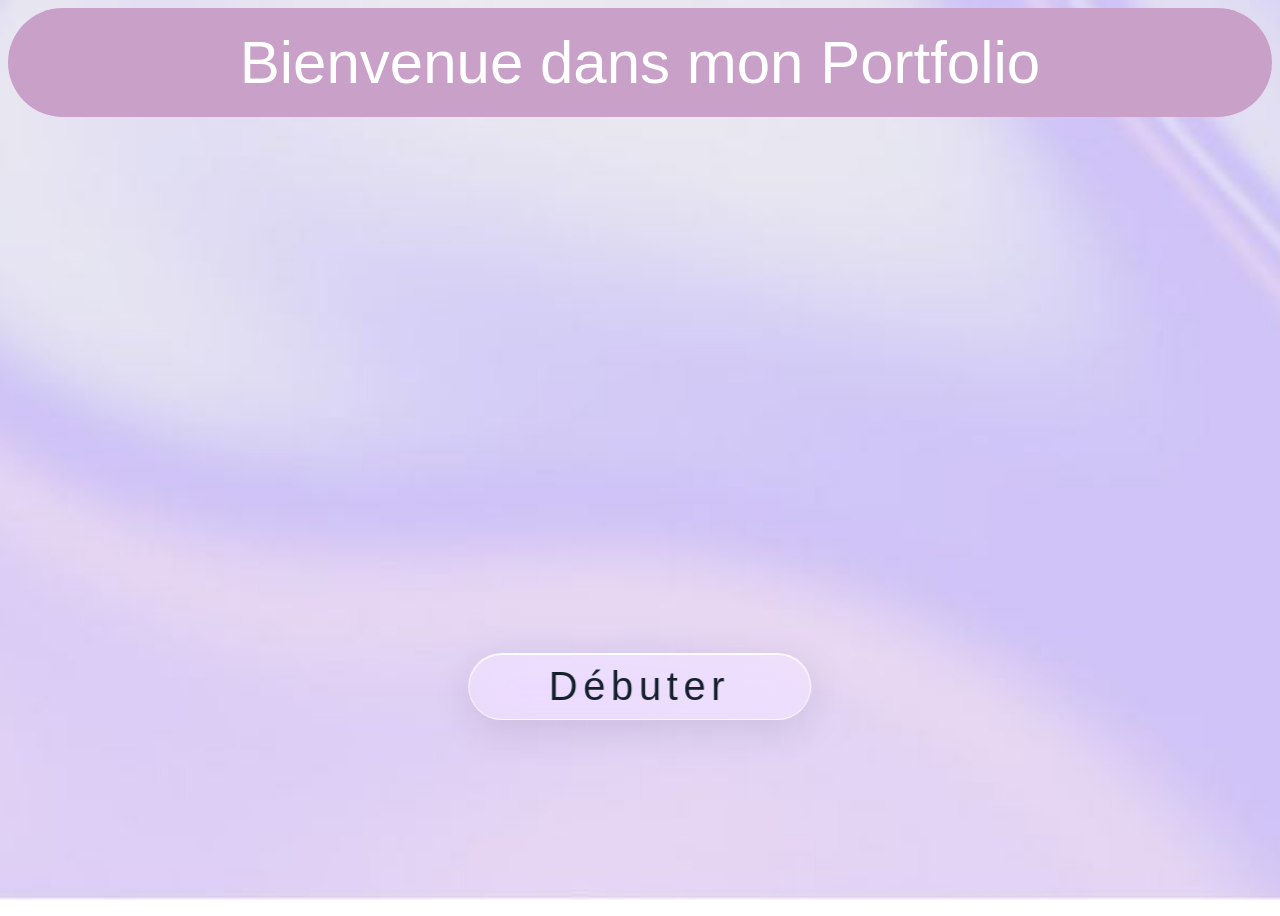
<file: index.html>
<!DOCTYPE html>
<html lang="fr">

<head>
    <meta charset="UTF-8">
    <meta name="viewport" content="width=device-width, initial-scale=1">
    <title>Portfolio</title>
    <link rel="stylesheet" href="style.css">
</head>

<body>
    <nav id="pre-accueil">
        <h1> Bienvenue dans mon Portfolio</h1>
    </nav>

    <main id="pre-item">

       <ul class="start">
            <li>
                <a href="accueil.html"> Débuter</a>
            </li>
    </main>
</body>
</html>
</file>
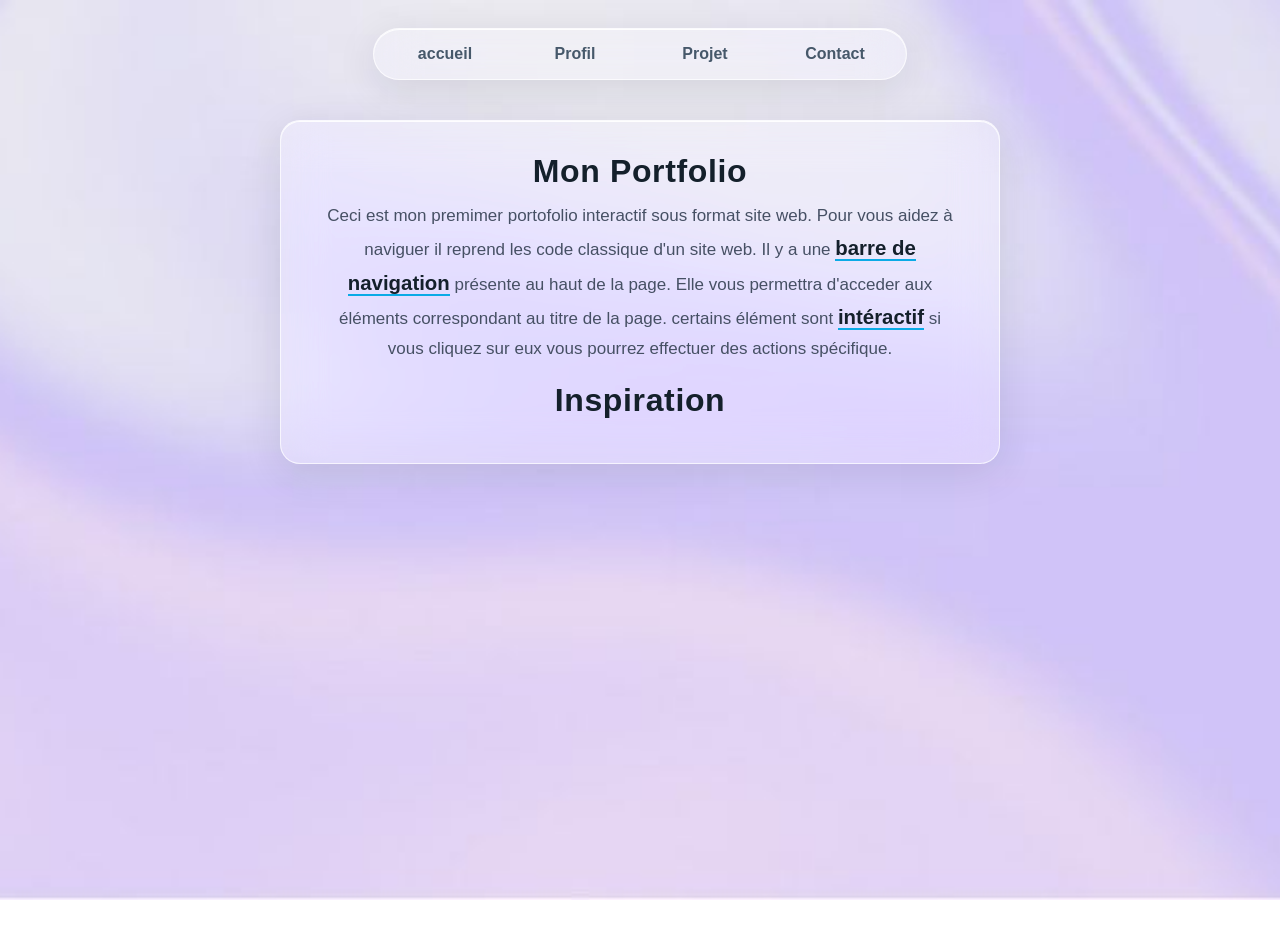
<file: accueil.html>
<!DOCTYPE html>
<html lang="fr">

<head>
    <meta charset="UTF-8">
    <meta name="viewport" content="width=device-width, initial-scale=1">
    <title>Portfolio</title>
    <link rel="stylesheet" href="style.css">
</head>

<body>
    <nav id="accueil">
    <ul class="nav-barre">
        <li class="accueil0"><a href="accueil.html">accueil</href></a></li>
        <li class="profil"><a href="profil.html">Profil</a></li>
        <li class="projets"><a href="projets.html">Projet</a></li>
        <li class="contact"><a href="contact.html">Contact</a></li>
    </ul>
    </nav>

    <main id="item1">
        <h2>
            Mon Portfolio
        </h2>

        <p class="par1">
            Ceci est mon premimer portofolio interactif sous format site web. Pour vous aidez à naviguer il reprend les code classique d'un site web.
            Il y a une <span class="important">barre de navigation</span> présente au haut de la page. 
            Elle vous permettra d'acceder aux éléments correspondant au titre de la page.
            certains élément sont <span class="important">intéractif</span> si vous cliquez sur eux vous pourrez effectuer des actions spécifique.
        </p>
        <br>
        <h2>
            Inspiration
        </h2>
    </main>
</body>
</html>
</file>
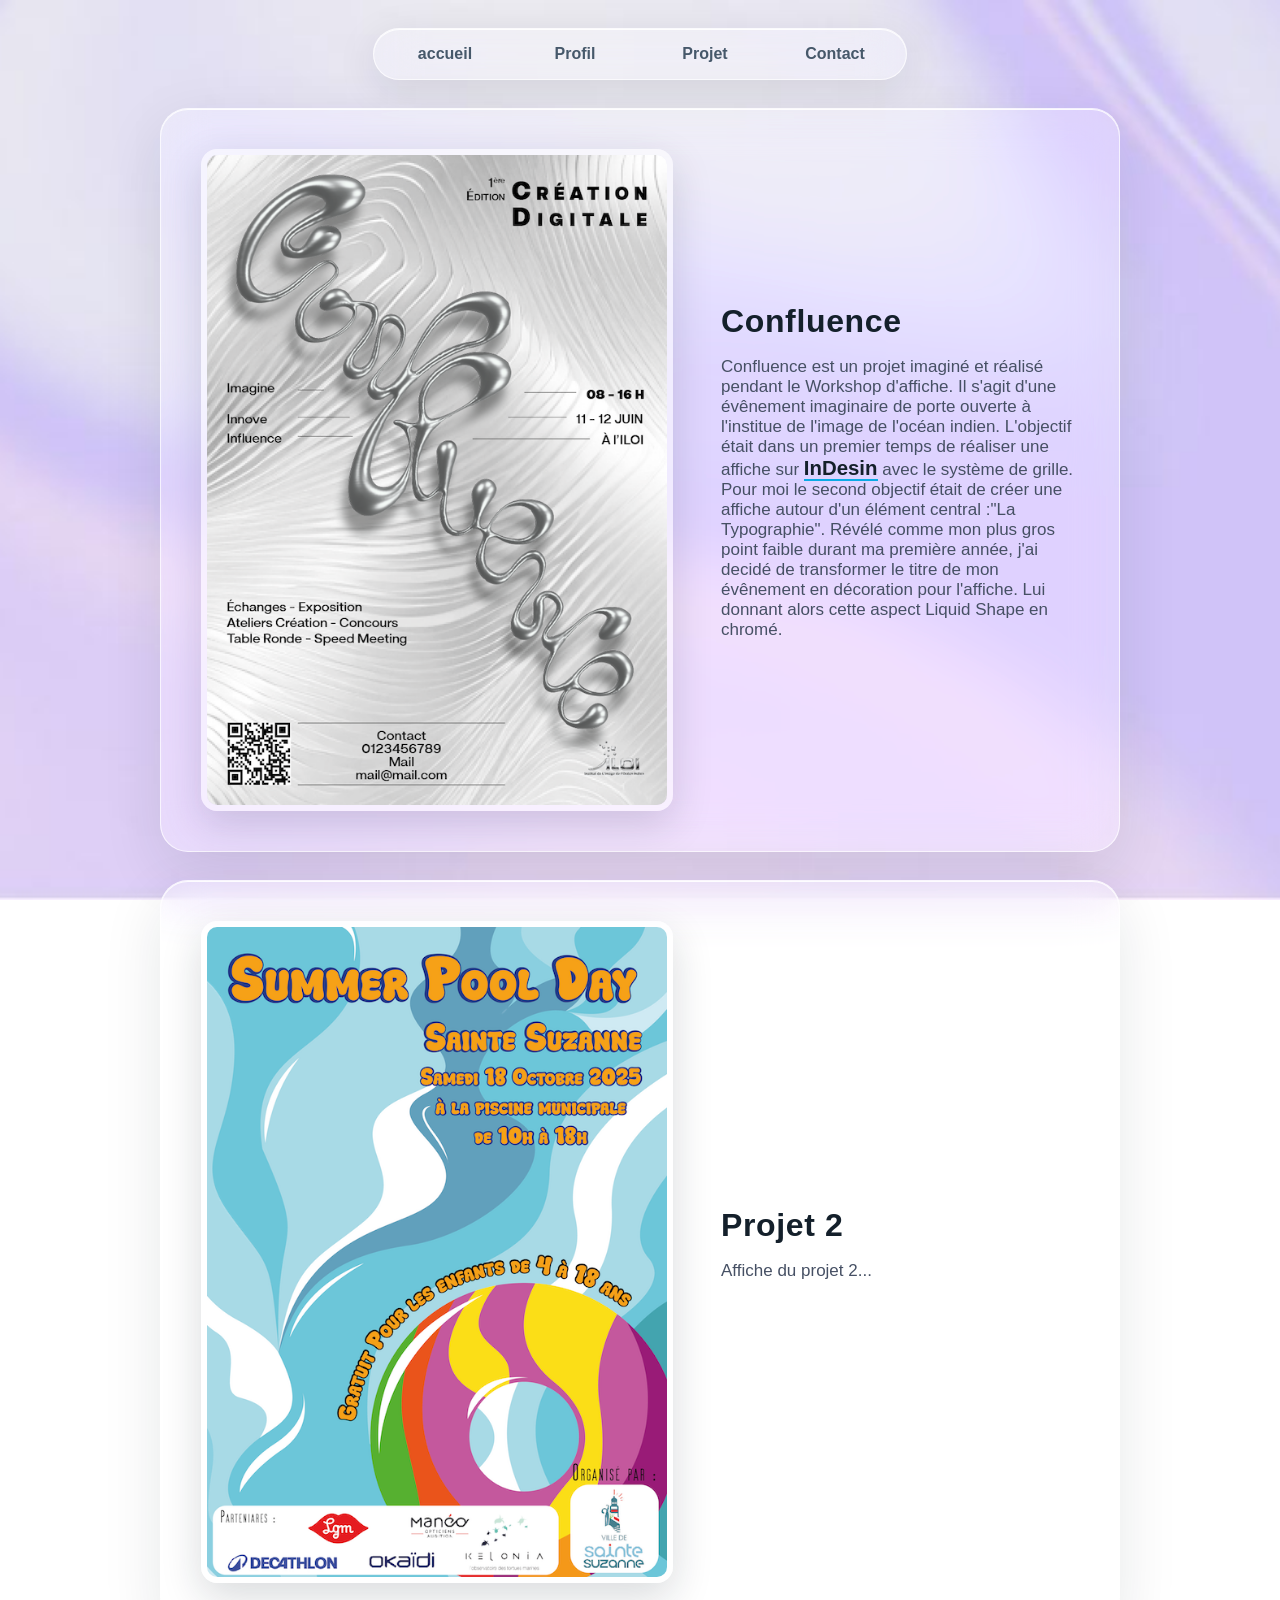
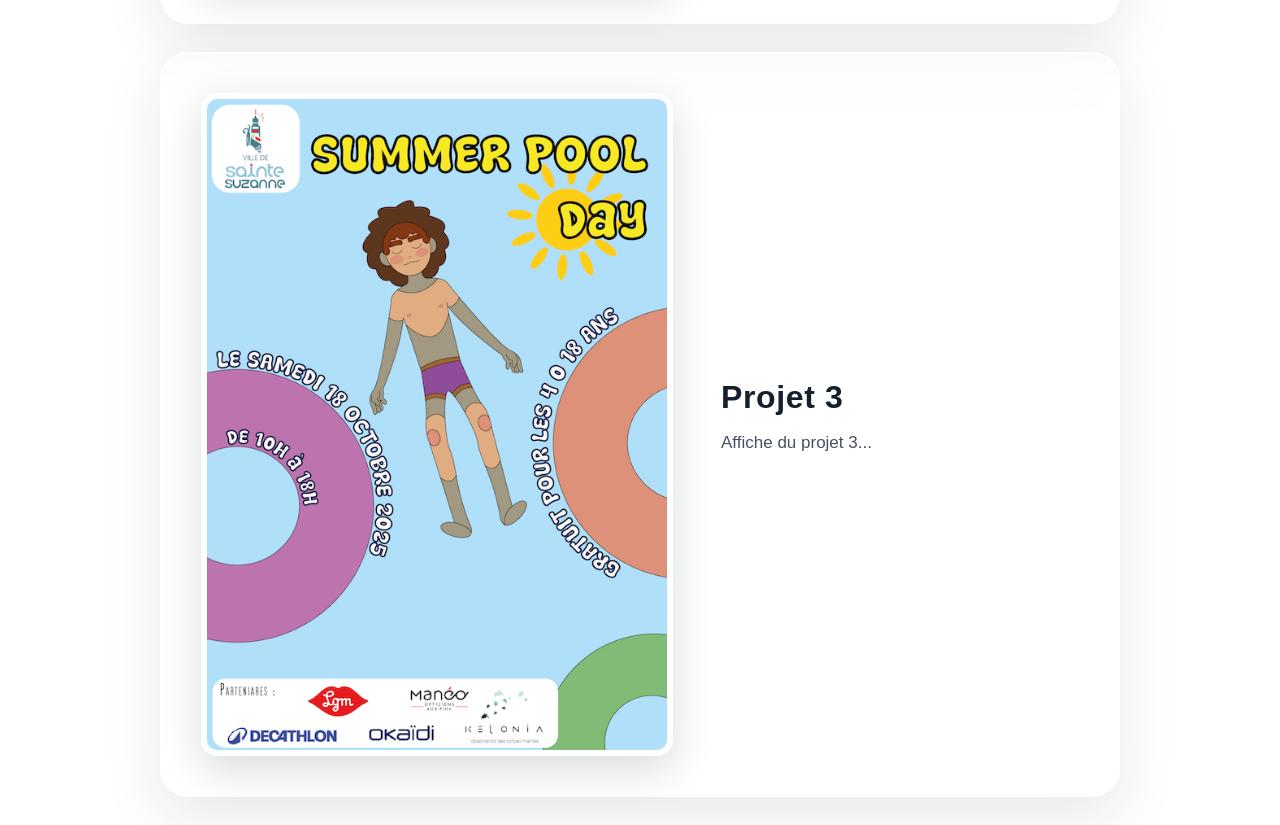
<file: projets.html>
<!DOCTYPE html>
<html lang="fr">

<head>
    <meta charset="UTF-8">
    <meta name="viewport" content="width=device-width, initial-scale=1">
    <title>Portfolio</title>
    <link rel="stylesheet" href="style.css">
</head>

<body>
    <nav id="accueil">
        <ul class="nav-barre">
            <li class="accueil0"><a href="accueil.html">accueil</href></a></li>
            <li class="profil"><a href="profil.html">Profil</a></li>
            <li class="projets"><a href="projets.html">Projet</a></li>
            <li class="contact"><a href="contact.html">Contact</a></li>
        </ul>
    </nav>

    <main>
        <div class="confluence">
            <img id="confluence" src="confluence.png" alt="Affiche Confluence">
            <div class="texte">
                <h2>Confluence</h2>
                <p>Confluence est un projet imaginé et réalisé pendant le Workshop d'affiche.
                    Il s'agit d'une évênement imaginaire de porte ouverte à l'institue de l'image de l'océan indien.
                    L'objectif était dans un premier temps de réaliser une affiche sur <span class="important">InDesin</span> avec le système de grille.
                    Pour moi le second objectif était de créer une affiche autour d'un élément central :"La Typographie".
                    Révélé comme mon plus gros point faible durant ma première année, j'ai decidé de transformer le titre de mon évênement en décoration pour l'affiche.
                    Lui donnant alors cette aspect Liquid Shape en chromé.
                </p>
            </div>
        </div>

        <div class="splash">
            <img id="projet2" src="splash1.png" alt="Affiche Summer Pool Day">
            <div class="texte2">
                <h2>Projet 2</h2>
                <p>Affiche du projet 2...</p>
            </div>
        </div>

        <div class="splash2">
            <img id="projet3" src="splash2.png" alt="Affiche Summer Pool Day 2">
            <div class="texte3">
                <h2>Projet 3</h2>
                <p>Affiche du projet 3...</p>
            </div>
        </div>
    </main>
</file>
<file: style.css>
/* Base */
:root{
    --encre:#14202b;
    --doux:#46586a;
    --bord:rgba(255,255,255,.7);
    --verre:rgba(255,255,255,.28);
    --accent:rgb(10,170,230);
    --fluide:cubic-bezier(.22,1,.36,1);
    --l:min(130px,calc((100vw - 56px) / 4));
}
@view-transition{navigation:auto}  

#pre-item {
  overflow: hidden;
  transition: background-color 0.4s, box-shadow 0.4s;
}

/* Le reflet (placé hors du bouton, à gauche) */
#pre-item::before {
  content: "";
  position: absolute;
  top: 0;
  left: -100%;
  width: 60%;
  height: 100%;
  background: linear-gradient(
    120deg,
    transparent,
    rgba(255, 255, 255, 0.8),
    transparent
  );
  transform: skewX(-20deg);
  transition: left 0.7s ease;
}

/* Au survol, le reflet traverse le bouton */
#pre-item:hover::before {
  left: 140%;
}

#pre-item:hover {
  background-color: rgba(200, 150, 200 0.6);
  box-shadow: 0 0 20px rgba(100, 60, 110, 0.9); 
}

/* Page d'accueil du site */

body {
    display: relative;
    min-height:100vh;
    background-image: url(fond1.jpg);
    background-position: center top;
    background-size:cover;
    background-repeat: no-repeat;
    background-attachment: fixed;
    z-index: -1;
}

/* Barre haute d'accueil */
#pre-accueil {
    display: absolute;
    padding-top: 0px;
    background-color: rgb( 200, 160, 200 );
    padding: 20px;
    text-align: center;
    border-radius: 80px;
}

h1 {
    margin:0;
    font-size:60px;
    font-weight:300;
    letter-spacing:.0.2em;
    text-transform:none;
    font-family:arial bold, sans-serif;
    color: white;
}

/* Boutton d'acceuil*/

#pre-item{
    position:fixed;
    left:50%;
    bottom:20%;
    transform:translateX(-50%);
    right:auto;
    width:fit-content;
    margin:0;
    padding:10px 80px;
    box-sizing:border-box;
    border-radius:999px;
    background:rgba(255,255,255,.28);
    border:1px solid rgba(255,255,255,.7);
    backdrop-filter:blur(22px) saturate(1.5);
    -webkit-backdrop-filter:blur(22px) saturate(1.5);
    box-shadow:0 10px 40px rgba(20,32,43,.1), inset 0 1px 0 rgba(255,255,255,.9);
}

.start a{
    display:block;
    font-size:40px;
    font-weight:300;
    letter-spacing:.14em;
    color:#14202b;
    text-decoration:none;
}
.start {
    list-style: none;
    padding: 0;
    margin: 0;
}

#accueil{
    display:flex;
    justify-content:center;
    margin:28px 16px;
}

/* La barre en verre */
.nav-barre{
    --l:130px;
    position:relative;
    display:flex;
    flex-direction:row;
    flex-wrap:nowrap;
    width:calc(var(--l) * 4);
    max-width:100%;
    box-sizing:content-box;
    margin:0;
    padding:6px;
    list-style:none;
    border-radius:999px;
    background:rgba(255,255,255,.28);
    border:1px solid rgba(255,255,255,.7);
    backdrop-filter:blur(22px) saturate(1.5);
    -webkit-backdrop-filter:blur(22px) saturate(1.5);
    box-shadow:0 10px 40px rgba(20,32,43,.1), inset 0 1px 0 rgba(255,255,255,.9);
}

.nav-barre li{
    position:relative;
    z-index:1;
    flex:0 0 var(--l);
    width:var(--l);
    text-align:center;
}

/* Les liens : plus de soulignement ni de violet */
.nav-barre a{
    display:block;
    padding:10px 0;
    color:#46586a;
    text-decoration:none;
    font-family:"Helvetica Neue",Helvetica,Arial,sans-serif;
    font-weight:600;
    transition:color .5s;
}
.nav-barre a:hover{color:#14202b}

/* La bulle en verre */
.nav-barre::before{
    content:"";
    position:absolute;
    z-index:0;
    top:6px; bottom:6px; left:6px;
    width:var(--l);
    border-radius:999px;
    background:linear-gradient(180deg,rgba(255,255,255,.9),rgba(255,255,255,.45));
    border:1px solid #fff;
    box-sizing:border-box;
    box-shadow:0 6px 18px rgba(20,32,43,.14), inset 0 -6px 12px rgba(10,170,230,.18);
    opacity:0;
    transition:transform .75s cubic-bezier(.22,1,.36,1), opacity .4s;
}

/* Au survol : la bulle apparaît et glisse sous le bouton */
.nav-barre:has(li:hover)::before{opacity:1}
.nav-barre:has(.accueil:hover)::before{transform:translateX(0)}
.nav-barre:has(.profil:hover)::before{transform:translateX(var(--l))}
.nav-barre:has(.projets:hover)::before{transform:translateX(calc(var(--l) * 2))}
.nav-barre:has(.contact:hover)::before{transform:translateX(calc(var(--l) * 3))}

a {
    font-family: arial bold, sans-serif;
    color: rgb(50, 0, 70);
    list-style: none;
    text-decoration: none;
}

#item1{
    width:fit-content;
    max-width:min(720px, calc(100% - 40px));
    margin:40px auto;
    padding:32px 44px;
    box-sizing:border-box;
    border-radius:20px;
    background:rgba(255,255,255,.28);
    border:1px solid rgba(255,255,255,.7);
    backdrop-filter:blur(22px) saturate(1.5);
    -webkit-backdrop-filter:blur(22px) saturate(1.5);
    box-shadow:0 10px 40px rgba(20,32,43,.1), inset 0 1px 0 rgba(255,255,255,.9);
}

h2{
    margin:0 0 16px;
    text-align:center;
    color: rgb (70, 80, 100);
    font-family:"Helvetica Neue",Helvetica,Arial,sans-serif;
    font-size:40px;
}

.par1{
    margin:0;
    text-align:center;
    color: rgb(70, 80, 100);
    font-family:"Helvetica Neue",Helvetica,Arial,sans-serif;
    font-size:17px;
    line-height:1.7;
}

.important {
    font-size: 120%;
}

main{width:min(1000px,100%);margin:0 auto;box-sizing:border-box}

.accueil,.texte-profil,
.confluence,.splash,.splash2{
    background:var(--verre);
    border:1px solid var(--bord);
    border-radius:28px;
    backdrop-filter:blur(22px) saturate(1.5);
    -webkit-backdrop-filter:blur(22px) saturate(1.5);
    box-shadow:0 20px 60px rgba(20,32,43,.1),inset 0 1px 0 rgba(255,255,255,.9);
}
.accueil,.texte-profil{padding:clamp(24px,5vw,52px);margin:28px 20px;animation:monte 1.1s .1s var(--fluide) both}

.intro{text-align:center;font-size:clamp(19px,2.4vw,24px);font-weight:600;color:var(--encre);padding-top:0}
.accroche{text-align:center;font-size:18px;color:var(--doux);max-width:64ch;margin:0 auto}
.important{font-weight:700;color:var(--encre);border-bottom:2px solid var(--accent)}

h2{margin:0 0 12px;text-align:center;font-size:clamp(24px,3.4vw,32px);font-weight:600;letter-spacing:.02em;color:var(--encre)}
.profil1{display:flex;justify-content:center;align-items:center;gap:20px;margin-top:20px;font-size:18px;color:var(--doux);text-align:center}

/* ===== Projets ===== */
.confluence,.splash,.splash2{
    display:flex;
    align-items:center;
    justify-content:space-between;
    gap:clamp(20px,4vw,48px);
    padding:clamp(20px,4vw,40px);
    margin:28px 20px;
}
#confluence,#projet2,#projet3{
    width:max(460px,46%);
    height:auto;
    padding:0;
    border-radius:16px;
    border:6px solid rgba(255,255,255,.55);
    box-shadow:0 14px 40px rgba(20,32,43,.16);
    transition:transform 1s var(--fluide);
}
#confluence:hover,#projet2:hover,#projet3:hover{transform:scale(1.025)}
.texte,.texte2,.texte3{flex:1;text-align:left;font-size:17px;color:var(--doux);padding:0}
.texte h2,.texte2 h2,.texte3 h2{text-align:left}
.texte, .texte2, .texte3 {font-family: arial bold, sans-serif; color: rgb(70, 80, 100)}
</file>
